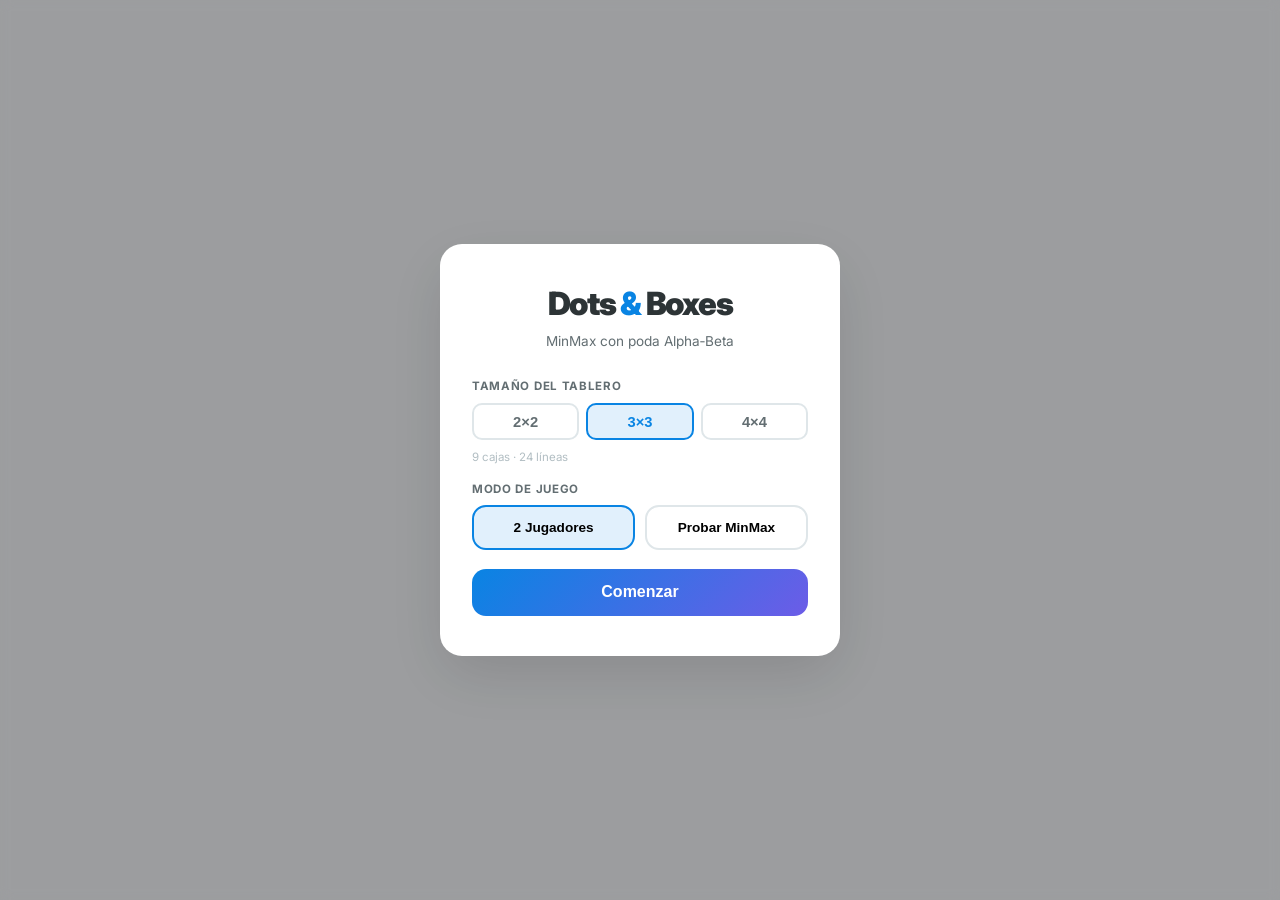
<file: index.html>
<!DOCTYPE html>
<html lang="es">
<head>
<meta charset="UTF-8">
<meta name="viewport" content="width=device-width,initial-scale=1.0">
<title>Dots &amp; Boxes — MinMax</title>
<link rel="stylesheet" href="styles.css">
<link rel="preconnect" href="https://fonts.googleapis.com">
<link href="https://fonts.googleapis.com/css2?family=Inter:wght@400;600;700;900&display=swap" rel="stylesheet">
</head>
<body>

<div id="settings-screen">
  <div class="settings-card">
    <h1 class="logo">Dots <span>&amp;</span> Boxes</h1>
    <p class="subtitle">MinMax con poda Alpha‑Beta</p>

    <label class="field-label">Tamaño del tablero</label>
    <div class="size-row" id="size-row"></div>
    <span class="hint" id="hint-stats">9 cajas · 24 líneas</span>

    <label class="field-label">Modo de juego</label>
    <div class="mode-row">
      <button class="mode-btn selected" data-mode="pvp" onclick="seleccionarModo('pvp')">2 Jugadores</button>
      <button class="mode-btn" data-mode="pve" onclick="seleccionarModo('pve')">Probar MinMax</button>
    </div>

    <div id="ai-options" style="display:none">
      <label class="field-label">Tú juegas como</label>
      <div class="color-row">
        <button class="color-btn color-blue selected" onclick="seleccionarColorHumano('blue')"><span class="cdot blue-d"></span>Azul (primero)</button>
        <button class="color-btn color-red" onclick="seleccionarColorHumano('red')"><span class="cdot red-d"></span>Rojo</button>
      </div>
    </div>

    <button class="start-btn" onclick="iniciarJuego()">Comenzar</button>
  </div>
</div>

<div id="game-screen" class="hidden">
  <header class="top-bar">
    <h2 class="title">Dots &amp; Boxes</h2>
    <div style="display:flex;gap:.5rem">
      <button class="btn-outline" onclick="runBenchmarks()">Benchmark</button>
      <button class="btn-outline" onclick="mostrarConfiguracion()">Nueva partida</button>
    </div>
  </header>

  <div class="score-panel">
    <div class="score-card sc-blue" id="sc-blue">
      <span class="sc-dot blue-d"></span>
      <div class="sc-info">
        <span class="sc-name" id="name-blue">Azul</span>
        <span class="sc-val" id="score-blue">0</span>
      </div>
    </div>
    <div class="status-center">
      <div id="thinking" class="thinking hidden"><span></span><span></span><span></span></div>
      <span id="status-text">Turno de Azul</span>
    </div>
    <div class="score-card sc-red" id="sc-red">
      <div class="sc-info">
        <span class="sc-name" id="name-red">Rojo</span>
        <span class="sc-val" id="score-red">0</span>
      </div>
      <span class="sc-dot red-d"></span>
    </div>
  </div>

  <div class="board-wrap">
    <canvas id="board"></canvas>
  </div>

  <!-- Barra de estadísticas en vivo -->
  <div id="stats-bar">
    <span class="stat-item">
      Movimientos: <strong id="move-counter-val">0</strong>
    </span>
    <span id="ia-time-badge" class="ia-badge"></span>
  </div>

  <div id="game-over-bar" class="hidden">
    <button class="btn-play-again" onclick="mostrarConfiguracion()">Jugar de nuevo</button>
  </div>

  <!-- Panel de historial de movimientos -->
  <div id="log-panel">
    <div id="log-header">
      Historial de movimientos
      <span id="log-resumen" style="display:none"></span>
    </div>
    <div id="move-log"></div>
  </div>

  <footer class="foot">MinMax α‑β · Dots &amp; Boxes</footer>
</div>

<!-- Modal de benchmark -->
<div id="bm-modal" style="display:none;position:fixed;inset:0;background:rgba(0,0,0,.65);
     z-index:9000;align-items:center;justify-content:center;"></div>

<script src="logicaJuego.js"></script>
<script src="minmax.js"></script>
<script src="benchmark.js"></script>
<script src="ui.js"></script>
</body>
</html>
</file>
<file: styles.css>
*, *::before, *::after { box-sizing: border-box; margin: 0; padding: 0; }

body {
  font-family: 'Inter', system-ui, -apple-system, sans-serif;
  background: #f0f2f5;
  color: #2d3436;
  min-height: 100vh;
  display: flex;
  flex-direction: column;
  align-items: center;
}

.hidden { display: none !important; }

:root {
  --blue:  #0984e3;
  --blue-bg: rgba(9,132,227,.12);
  --red:   #e17055;
  --red-bg: rgba(225,112,85,.12);
  --gray:  #636e72;
  --border: #dfe6e9;
  --bg:    #f0f2f5;
}

#settings-screen {
  position: fixed; inset: 0;
  background: rgba(0,0,0,.35);
  backdrop-filter: blur(6px);
  display: flex; align-items: center; justify-content: center;
  z-index: 100;
  animation: fadeIn .25s ease;
}

.settings-card {
  background: #fff;
  border-radius: 22px;
  padding: 2.5rem 2rem;
  width: 92%; max-width: 400px;
  box-shadow: 0 20px 60px rgba(0,0,0,.12);
  animation: slideUp .35s cubic-bezier(.34,1.56,.64,1);
  display: flex; flex-direction: column; align-items: stretch; gap: .6rem;
  text-align: center;
}

.logo {
  text-align: center; font-size: 2rem; font-weight: 900;
  letter-spacing: -.04em;
}
.logo span { color: var(--blue); }

.subtitle {
  text-align: center; color: var(--gray); font-size: .85rem;
  margin-bottom: .8rem;
}

.field-label {
  font-size: .72rem; font-weight: 700; text-transform: uppercase;
  letter-spacing: .06em; color: var(--gray); margin-top: .5rem;
  text-align: left;
}

.hint {
  font-size: .72rem; color: #b2bec3; text-align: left;
}

.size-row { display: flex; gap: .45rem; }
.size-btn {
  flex: 1; padding: .55rem; border: 2px solid var(--border);
  border-radius: 10px; background: #fff; font-weight: 700;
  font-size: .92rem; color: var(--gray); cursor: pointer;
  transition: .15s;
}
.size-btn:hover { border-color: #b2bec3; }
.size-btn.selected { border-color: var(--blue); color: var(--blue); background: var(--blue-bg); }

.mode-row { display: flex; gap: .6rem; }
.mode-btn {
  flex: 1; padding: .8rem; border: 2px solid var(--border);
  border-radius: 14px; background: #fff; font-weight: 700;
  font-size: .85rem; cursor: pointer; transition: .15s;
}
.mode-btn:hover { border-color: #b2bec3; }
.mode-btn.selected { border-color: var(--blue); background: var(--blue-bg); }

.mode-disabled {
  opacity: .45;
  cursor: not-allowed;
  background: #f8f9fa;
}

.color-row { display: flex; gap: .6rem; }
.color-btn {
  flex: 1; display: flex; align-items: center; gap: .45rem;
  padding: .65rem .9rem; border: 2px solid var(--border);
  border-radius: 12px; background: #fff; font-weight: 600;
  font-size: .82rem; cursor: pointer; transition: .15s;
}
.color-btn:hover { border-color: #b2bec3; }
.color-btn.selected.color-blue { border-color: var(--blue); background: var(--blue-bg); }
.color-btn.selected.color-red  { border-color: var(--red);  background: var(--red-bg);  }

.cdot { width: 11px; height: 11px; border-radius: 50%; flex-shrink: 0; }
.blue-d { background: var(--blue); }
.red-d  { background: var(--red);  }

.start-btn {
  margin-top: .6rem; padding: .9rem; border: none; border-radius: 14px;
  background: linear-gradient(135deg,#0984e3,#6c5ce7);
  color: #fff; font-size: 1rem; font-weight: 800; cursor: pointer;
  transition: .25s;
}
.start-btn:hover { transform: translateY(-2px); box-shadow: 0 8px 22px rgba(9,132,227,.3); }

#game-screen {
  width: 100%; max-width: 740px;
  display: flex; flex-direction: column; align-items: center;
  padding: .5rem 1rem 1rem;
}

.top-bar {
  width: 100%; display: flex; align-items: center;
  justify-content: space-between; padding: 1rem 0 .4rem;
}
.title { font-size: 1.25rem; font-weight: 900; letter-spacing: -.03em; }

.btn-outline {
  padding: .45rem 1rem; border: 2px solid var(--border); border-radius: 10px;
  background: #fff; font-weight: 700; font-size: .8rem; color: var(--gray);
  cursor: pointer; transition: .15s;
}
.btn-outline:hover { border-color: #b2bec3; color: #2d3436; }

.score-panel {
  width: 100%; display: flex; align-items: center;
  justify-content: center; gap: 1rem; padding: .6rem 0;
}

.score-card {
  display: flex; align-items: center; gap: .6rem;
  padding: .6rem 1rem; background: #fff; border-radius: 14px;
  box-shadow: 0 2px 10px rgba(0,0,0,.05);
  border: 2px solid transparent; transition: .25s;
  width: 130px; justify-content: flex-start;
}
.sc-red { justify-content: flex-end; }
.score-card.active { transform: translateY(-2px); box-shadow: 0 4px 16px rgba(0,0,0,.08); }
.sc-blue.active { border-color: rgba(9,132,227,.3); }
.sc-red.active  { border-color: rgba(225,112,85,.3); }

.sc-dot { width: 11px; height: 11px; border-radius: 50%; }
.sc-info { display: flex; flex-direction: column; align-items: center; }
.sc-name { font-size: .7rem; font-weight: 600; text-transform: uppercase; letter-spacing: .04em; color: var(--gray); }
.sc-val  { font-size: 1.6rem; font-weight: 900; line-height: 1; }

.status-center { text-align: center; min-width: 130px; display: flex; flex-direction: column; align-items: center; gap: 4px; }
#status-text { font-size: .85rem; font-weight: 600; color: var(--gray); }
.turn-azul { color: var(--blue) !important; }
.turn-rojo { color: var(--red)  !important; }

.thinking { display: flex; gap: 4px; justify-content: center; margin-top: 2px; }
.thinking span {
  width: 6px; height: 6px; border-radius: 50%; background: var(--gray);
  animation: blink 1.2s ease-in-out infinite;
}
.thinking span:nth-child(2) { animation-delay: .2s; }
.thinking span:nth-child(3) { animation-delay: .4s; }
@keyframes blink {
  0%,80%,100% { transform: scale(.5); opacity: .35; }
  40% { transform: scale(1); opacity: 1; }
}

.board-wrap {
  width: 100%; padding: 1.2rem 0;
  display: flex; justify-content: center;
}
#board { display: block; margin: 0 auto; cursor: pointer; }

#game-over-bar { padding: .5rem; animation: fadeIn .4s ease; }
.btn-play-again {
  padding: .75rem 1.8rem; border: none; border-radius: 14px;
  background: linear-gradient(135deg,#00b894,#00cec9);
  color: #fff; font-size: .95rem; font-weight: 800;
  cursor: pointer; transition: .25s;
}
.btn-play-again:hover { transform: translateY(-2px); box-shadow: 0 8px 22px rgba(0,184,148,.3); }

.foot { margin-top: auto; padding: 1.2rem; font-size: .7rem; color: #b2bec3; }

/* ── Stats bar ────────────────────────────────────────────────────────────── */
#stats-bar {
  width: 100%; display: flex; align-items: center;
  justify-content: center; gap: 1.2rem;
  padding: .35rem .5rem; font-size: .82rem;
  color: var(--gray); min-height: 28px;
}
.stat-item strong { color: #2d3436; font-weight: 700; }

.ia-badge {
  display: inline-block; padding: .18rem .65rem;
  background: linear-gradient(135deg, #6c5ce7, #0984e3);
  color: #fff; border-radius: 20px; font-size: .75rem; font-weight: 700;
  opacity: 0; transform: scale(.85);
  transition: opacity .25s ease, transform .25s ease;
  pointer-events: none;
}
.ia-badge.visible { opacity: 1; transform: scale(1); }

/* ── Log panel ────────────────────────────────────────────────────────────── */
#log-panel {
  width: 100%; max-width: 480px;
  border: 1.5px solid var(--border); border-radius: 16px;
  background: #fff; overflow: hidden;
  margin-bottom: .8rem;
  box-shadow: 0 2px 10px rgba(0,0,0,.04);
}

#log-header {
  display: flex; align-items: center; justify-content: space-between;
  padding: .55rem 1rem;
  background: #f8f9fa; border-bottom: 1px solid var(--border);
  font-size: .72rem; font-weight: 700; text-transform: uppercase;
  letter-spacing: .05em; color: var(--gray);
}

#log-resumen {
  font-size: .7rem; font-weight: 600; color: #2d3436;
  background: #dfe6e9; padding: .15rem .5rem; border-radius: 8px;
  text-transform: none; letter-spacing: 0;
}

#move-log {
  max-height: 140px; overflow-y: auto;
  padding: .4rem .5rem; display: flex; flex-direction: column; gap: 2px;
}
#move-log:empty::after {
  content: 'Los movimientos aparecerán aquí…';
  font-size: .75rem; color: #b2bec3;
  display: flex; align-items: center; justify-content: center;
  padding: .6rem; font-style: italic;
}

.log-item {
  display: flex; align-items: center; gap: .45rem;
  padding: .2rem .5rem; border-radius: 8px;
  font-size: .76rem;
}
.log-azul { background: var(--blue-bg); }
.log-rojo  { background: var(--red-bg);  }

.log-num   { font-weight: 700; color: var(--gray); min-width: 28px; }
.log-quien { font-weight: 700; min-width: 30px; }
.log-azul .log-quien { color: var(--blue); }
.log-rojo  .log-quien { color: var(--red);  }
.log-mov   { font-family: monospace; font-size: .73rem; color: #636e72; }

/* ── Scrollbar del log ───────────────────────────────────────────────────── */
#move-log::-webkit-scrollbar { width: 5px; }
#move-log::-webkit-scrollbar-track { background: transparent; }
#move-log::-webkit-scrollbar-thumb { background: #dfe6e9; border-radius: 4px; }

@keyframes fadeIn { from{opacity:0} to{opacity:1} }
@keyframes slideUp {
  from { opacity:0; transform: translateY(28px) scale(.96); }
  to   { opacity:1; transform: translateY(0) scale(1); }
}

/* ── Benchmark modal ─────────────────────────────────────────────────────── */
.bm-box {
  background: #1e2130; color: #cdd6f4;
  border-radius: 18px; padding: 2rem 2.2rem;
  width: 95%; max-width: 640px;
  box-shadow: 0 24px 60px rgba(0,0,0,.5);
  animation: slideUp .3s cubic-bezier(.34,1.56,.64,1);
}
.bm-title {
  font-size: 1.2rem; font-weight: 800;
  margin-bottom: .4rem; color: #fff;
}
.bm-sub {
  font-size: .83rem; color: #a6b0c3; margin-bottom: 1.1rem;
}
.bm-table {
  width: 100%; border-collapse: collapse;
  font-size: .82rem; margin-bottom: 1rem;
}
.bm-table th {
  padding: .4rem .6rem; text-align: center;
  border-bottom: 1px solid #313244; color: #a6b0c3;
  font-weight: 600; font-size: .76rem;
}
.bm-table td {
  padding: .38rem .6rem; text-align: center;
  border-bottom: 1px solid #232536;
}
.bm-win  { color: #a6e3a1; font-weight: 700; }
.bm-loss { color: #f38ba8; }
.bm-note {
  font-size: .75rem; color: #6c7086;
  margin-bottom: 1.2rem; margin-top: .2rem;
}
.bm-actions { display: flex; gap: .7rem; justify-content: flex-end; }
.bm-btn {
  padding: .55rem 1.3rem; border: none; border-radius: 10px;
  font-weight: 700; font-size: .85rem; cursor: pointer; transition: .15s;
}
.bm-btn-primary   { background: #89b4fa; color: #1e2130; }
.bm-btn-primary:hover { background: #b4d0fb; }
.bm-progress-track {
  width: 100%; height: 6px; background: #313244;
  border-radius: 3px; overflow: hidden; margin-top: 1rem;
}
.bm-progress-fill {
  height: 100%; width: 0; background: #89b4fa;
  border-radius: 3px; transition: width .2s ease;
}
</file>
